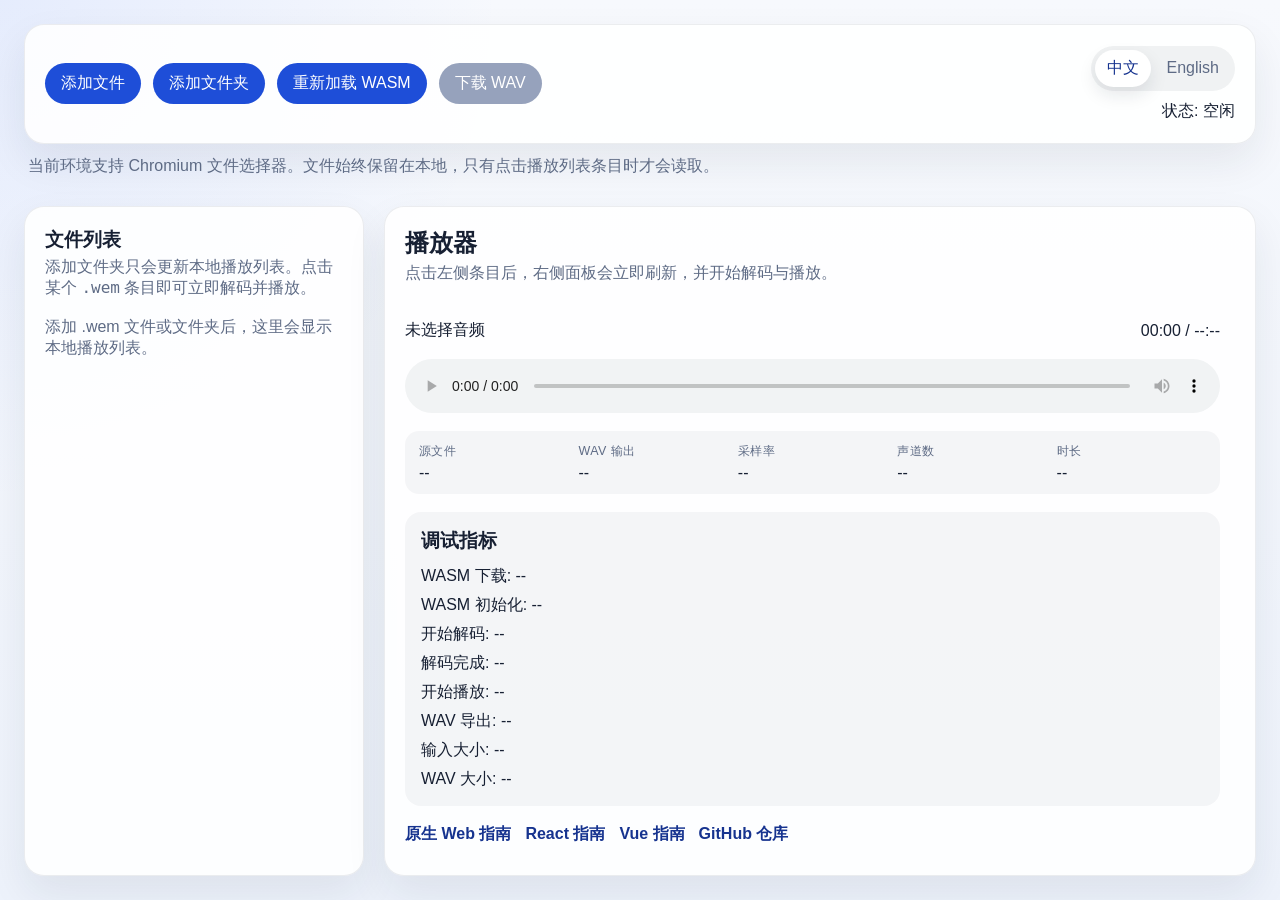
<file: web/pages/index.html>
<!DOCTYPE html>
<html lang="zh-CN">
<head>
  <meta charset="utf-8">
  <meta name="viewport" content="width=device-width, initial-scale=1">
  <title>vgmstream wasm-min 演示站</title>
  <link rel="stylesheet" href="./assets/app.css">
</head>
<body>
  <main class="app-shell">
    <header class="toolbar">
      <div class="toolbar__group">
        <button type="button" data-role="open-file" data-locale-key="toolbar.openFile">添加文件</button>
        <button type="button" data-role="open-folder" data-locale-key="toolbar.openFolder">添加文件夹</button>
        <button type="button" data-role="reload-wasm" data-locale-key="toolbar.reloadWasm">重新加载 WASM</button>
        <button type="button" data-role="download-wav" data-locale-key="toolbar.downloadWav" disabled>下载 WAV</button>
      </div>
      <div class="toolbar__meta">
        <div class="locale-switcher" data-role="locale-switcher" aria-label="语言切换 / Language switcher">
          <button class="locale-switcher__button" type="button" data-locale="zh-CN" aria-pressed="true">中文</button>
          <button class="locale-switcher__button" type="button" data-locale="en" aria-pressed="false">English</button>
        </div>
        <div class="toolbar__status" data-role="runtime-status">状态：空闲</div>
      </div>
    </header>

    <p class="picker-hint" data-role="picker-hint"></p>

    <input type="file" accept=".wem" data-role="single-file-input" hidden>
    <input type="file" accept=".wem" data-role="folder-input" webkitdirectory multiple hidden>

    <section class="workspace">
      <aside class="track-pane">
        <div class="pane-heading">
          <h1 data-locale-key="track.heading">文件列表</h1>
          <p data-locale-key="track.description" data-locale-html="true">添加文件夹只会更新本地播放列表。点击某个 <code>.wem</code> 条目即可立即解码并播放。</p>
        </div>
        <div class="track-list" data-role="track-list"></div>
      </aside>

      <section class="player-pane">
        <div class="pane-heading">
          <h2 data-locale-key="player.heading">播放器</h2>
          <p data-locale-key="player.description" data-locale-html="true">点击左侧条目后，右侧面板会立即刷新，并开始解码与播放。</p>
        </div>

        <div class="player-header">
          <p class="player-pane__current" data-role="current-track-label">未选择音频</p>
          <p class="player-pane__time" data-role="playback-time">00:00 / --:--</p>
        </div>

        <audio controls preload="none" data-role="audio-player"></audio>

        <div class="player-meta" role="group" aria-label="文件详情 / File details">
          <p><span class="meta-label" data-locale-key="meta.file">源文件</span><span data-role="detail-file-size">--</span></p>
          <p><span class="meta-label" data-locale-key="meta.wav">WAV 输出</span><span data-role="detail-wav-size">--</span></p>
          <p><span class="meta-label" data-locale-key="meta.rate">采样率</span><span data-role="detail-sample-rate">--</span></p>
          <p><span class="meta-label" data-locale-key="meta.channels">声道数</span><span data-role="detail-channels">--</span></p>
          <p><span class="meta-label" data-locale-key="meta.duration">时长</span><span data-role="detail-duration">--</span></p>
        </div>

        <div class="metrics-panel">
          <h3 data-locale-key="metrics.heading">调试指标</h3>
          <ul>
            <li><span data-locale-key="metrics.wasmFetch">WASM 下载</span>: <span data-metric="wasmFetchMs">--</span></li>
            <li><span data-locale-key="metrics.wasmInit">WASM 初始化</span>: <span data-metric="wasmInstantiateMs">--</span></li>
            <li><span data-locale-key="metrics.decodeStart">开始解码</span>: <span data-metric="userActionToDecodeStartMs">--</span></li>
            <li><span data-locale-key="metrics.decodeDone">解码完成</span>: <span data-metric="decodeMs">--</span></li>
            <li><span data-locale-key="metrics.playbackStart">开始播放</span>: <span data-metric="userActionToPlaybackStartMs">--</span></li>
            <li><span data-locale-key="metrics.wavExport">WAV 导出</span>: <span data-metric="wavExportMs">--</span></li>
            <li><span data-locale-key="metrics.inputBytes">输入大小</span>: <span data-metric="fileSizeBytes">--</span></li>
            <li><span data-locale-key="metrics.wavBytes">WAV 大小</span>: <span data-metric="wavSizeBytes">--</span></li>
          </ul>
        </div>

        <nav class="doc-links">
          <a href="./docs/web.html" data-locale-key="docs.web">原生 Web 指南</a>
          <a href="./docs/react.html" data-locale-key="docs.react">React 指南</a>
          <a href="./docs/vue.html" data-locale-key="docs.vue">Vue 指南</a>
          <a href="https://github.com/Virace2022/vgmstream" target="_blank" rel="noreferrer" data-locale-key="docs.github">GitHub 仓库</a>
        </nav>
      </section>
    </section>
  </main>

  <script type="module" src="./assets/app.mjs"></script>
</body>
</html>
</file>
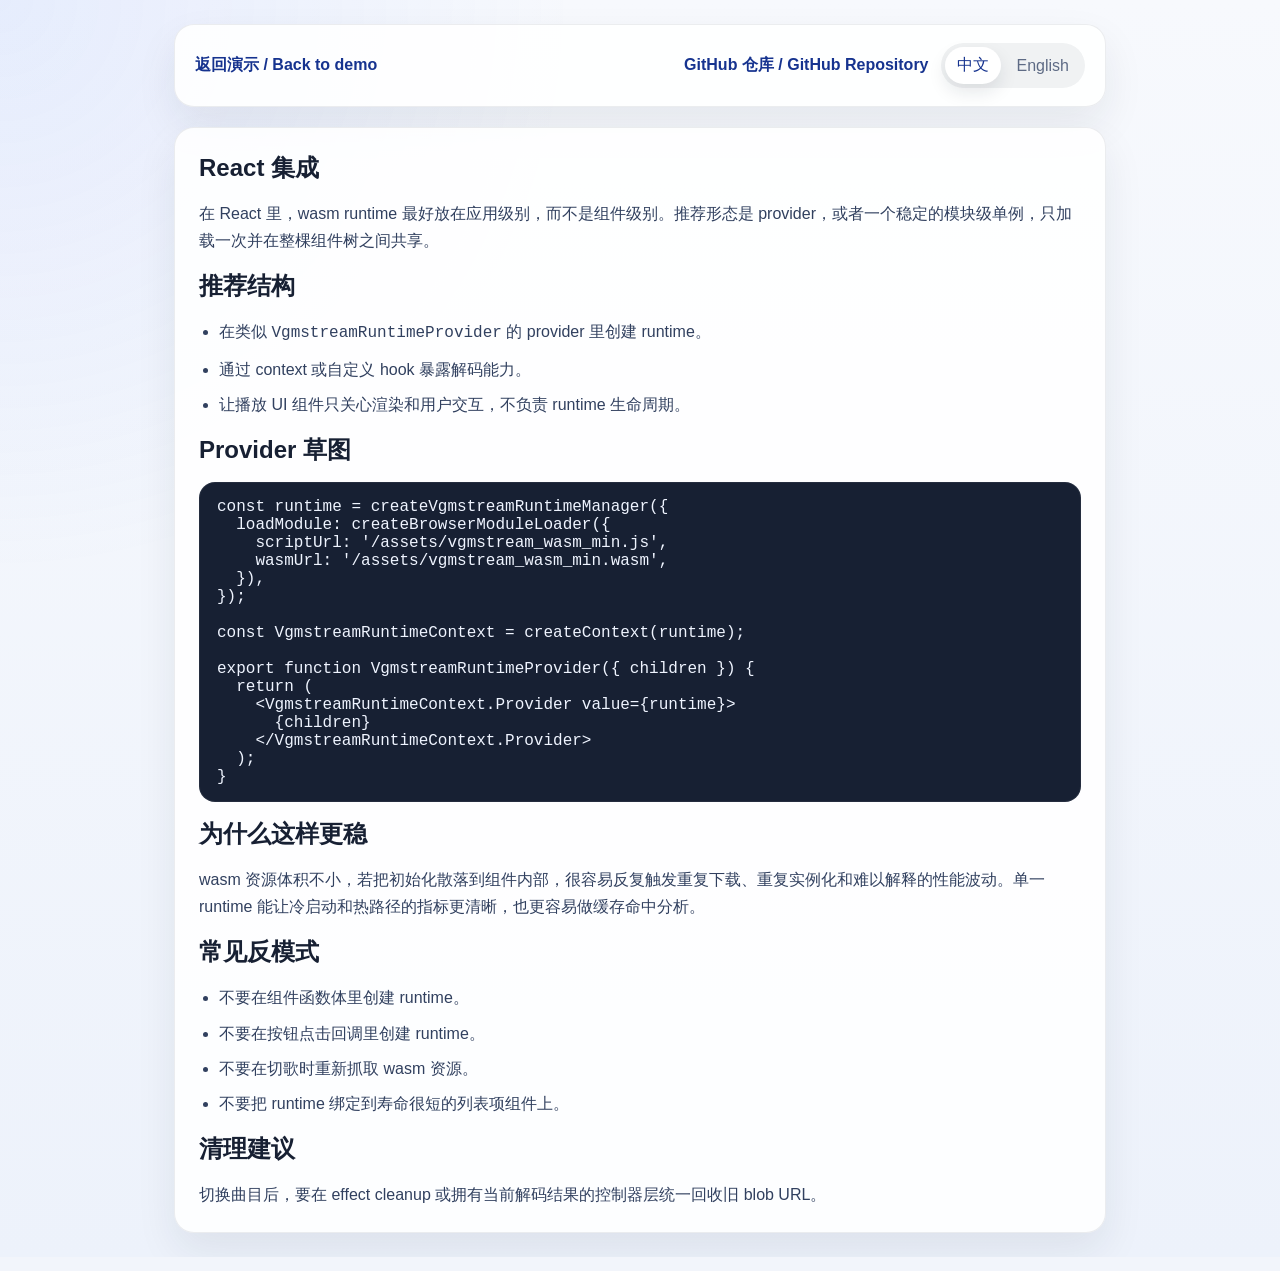
<file: web/pages/docs/react.html>
<!DOCTYPE html>
<html lang="zh-CN">
<head>
  <meta charset="utf-8">
  <meta name="viewport" content="width=device-width, initial-scale=1">
  <title>vgmstream wasm-min React 指南</title>
  <link rel="stylesheet" href="../assets/app.css">
</head>
<body data-page-type="docs">
  <main class="docs-shell">
    <header class="docs-header">
      <a class="docs-back" href="../index.html">返回演示 / Back to demo</a>
      <div class="docs-header__actions">
        <a class="docs-repo" href="https://github.com/Virace2022/vgmstream" target="_blank" rel="noreferrer">GitHub 仓库 / GitHub Repository</a>
        <div class="locale-switcher" data-role="locale-switcher" aria-label="语言切换 / Language switcher">
          <button class="locale-switcher__button" type="button" data-locale="zh-CN" aria-pressed="true">中文</button>
          <button class="locale-switcher__button" type="button" data-locale="en" aria-pressed="false">English</button>
        </div>
      </div>
    </header>

    <article class="docs-panel" data-locale-panel="zh-CN">
      <h1>React 集成</h1>
      <p>在 React 里，wasm runtime 最好放在应用级别，而不是组件级别。推荐形态是 provider，或者一个稳定的模块级单例，只加载一次并在整棵组件树之间共享。</p>

      <h2>推荐结构</h2>
      <ul>
        <li>在类似 <code>VgmstreamRuntimeProvider</code> 的 provider 里创建 runtime。</li>
        <li>通过 context 或自定义 hook 暴露解码能力。</li>
        <li>让播放 UI 组件只关心渲染和用户交互，不负责 runtime 生命周期。</li>
      </ul>

      <h2>Provider 草图</h2>
      <pre><code>const runtime = createVgmstreamRuntimeManager({
  loadModule: createBrowserModuleLoader({
    scriptUrl: '/assets/vgmstream_wasm_min.js',
    wasmUrl: '/assets/vgmstream_wasm_min.wasm',
  }),
});

const VgmstreamRuntimeContext = createContext(runtime);

export function VgmstreamRuntimeProvider({ children }) {
  return (
    &lt;VgmstreamRuntimeContext.Provider value={runtime}&gt;
      {children}
    &lt;/VgmstreamRuntimeContext.Provider&gt;
  );
}</code></pre>

      <h2>为什么这样更稳</h2>
      <p>wasm 资源体积不小，若把初始化散落到组件内部，很容易反复触发重复下载、重复实例化和难以解释的性能波动。单一 runtime 能让冷启动和热路径的指标更清晰，也更容易做缓存命中分析。</p>

      <h2>常见反模式</h2>
      <ul>
        <li>不要在组件函数体里创建 runtime。</li>
        <li>不要在按钮点击回调里创建 runtime。</li>
        <li>不要在切歌时重新抓取 wasm 资源。</li>
        <li>不要把 runtime 绑定到寿命很短的列表项组件上。</li>
      </ul>

      <h2>清理建议</h2>
      <p>切换曲目后，要在 effect cleanup 或拥有当前解码结果的控制器层统一回收旧 blob URL。</p>
    </article>

    <article class="docs-panel" data-locale-panel="en" hidden>
      <h1>React Integration</h1>
      <p>In React, the wasm runtime should live at app scope. The recommended shape is a provider or a stable module-level singleton that loads once and is shared by the rest of the tree.</p>

      <h2>Recommended structure</h2>
      <ul>
        <li>Create the runtime in a provider such as <code>VgmstreamRuntimeProvider</code>.</li>
        <li>Expose decode helpers through context or a custom hook.</li>
        <li>Keep playback UI components focused on rendering and user events.</li>
      </ul>

      <h2>Provider sketch</h2>
      <pre><code>const runtime = createVgmstreamRuntimeManager({
  loadModule: createBrowserModuleLoader({
    scriptUrl: '/assets/vgmstream_wasm_min.js',
    wasmUrl: '/assets/vgmstream_wasm_min.wasm',
  }),
});

const VgmstreamRuntimeContext = createContext(runtime);

export function VgmstreamRuntimeProvider({ children }) {
  return (
    &lt;VgmstreamRuntimeContext.Provider value={runtime}&gt;
      {children}
    &lt;/VgmstreamRuntimeContext.Provider&gt;
  );
}</code></pre>

      <h2>Why this matters</h2>
      <p>The wasm bundle is large enough that per-component initialization is wasteful. A single runtime means one fetch path, one initialization path, and consistent cache-hit behavior across route changes and repeated playback actions.</p>

      <h2>Avoid these anti-patterns</h2>
      <ul>
        <li>Do not create the runtime inside a component body.</li>
        <li>Do not create the runtime inside a button click callback.</li>
        <li>Do not refetch the wasm file every time the selected track changes.</li>
        <li>Do not tie runtime lifetime to short-lived list item components.</li>
      </ul>

      <h2>Cleanup</h2>
      <p>When a track changes, revoke the old blob URL in effect cleanup or in the player controller that owns the current decoded result.</p>
    </article>
  </main>

  <script type="module">
    import { createLocaleController, syncLocalePanels } from '../assets/i18n.mjs';

    const titles = {
      'zh-CN': 'vgmstream wasm-min React 指南',
      en: 'vgmstream wasm-min React guide',
    };

    createLocaleController({
      onChange(locale) {
        document.title = titles[locale] ?? titles['zh-CN'];
        syncLocalePanels(locale);
      },
    });
  </script>
</body>
</html>
</file>
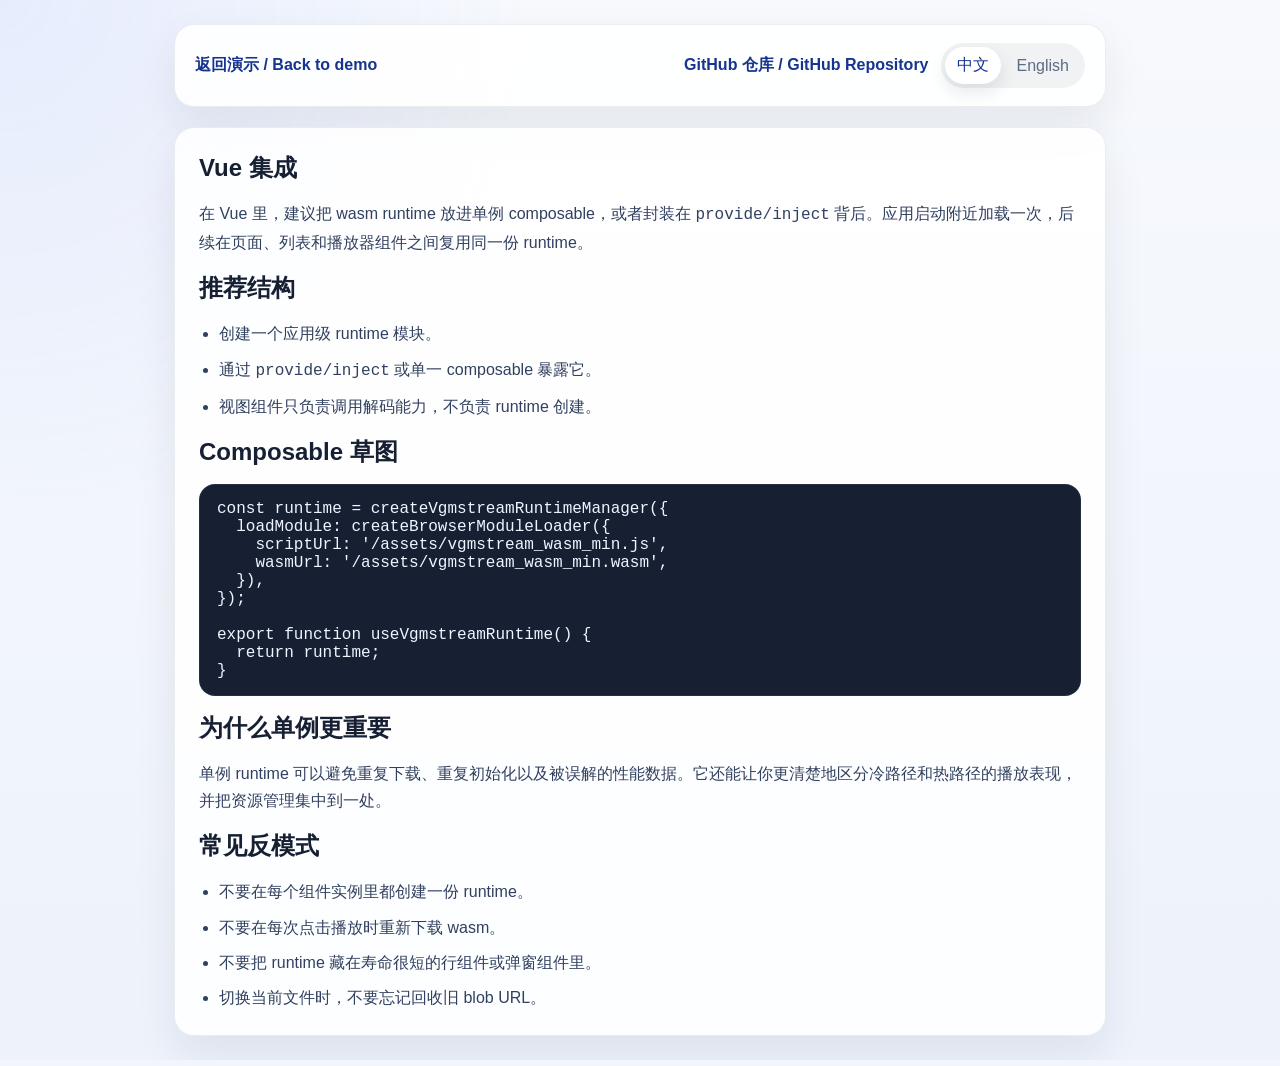
<file: web/pages/docs/vue.html>
<!DOCTYPE html>
<html lang="zh-CN">
<head>
  <meta charset="utf-8">
  <meta name="viewport" content="width=device-width, initial-scale=1">
  <title>vgmstream wasm-min Vue 指南</title>
  <link rel="stylesheet" href="../assets/app.css">
</head>
<body data-page-type="docs">
  <main class="docs-shell">
    <header class="docs-header">
      <a class="docs-back" href="../index.html">返回演示 / Back to demo</a>
      <div class="docs-header__actions">
        <a class="docs-repo" href="https://github.com/Virace2022/vgmstream" target="_blank" rel="noreferrer">GitHub 仓库 / GitHub Repository</a>
        <div class="locale-switcher" data-role="locale-switcher" aria-label="语言切换 / Language switcher">
          <button class="locale-switcher__button" type="button" data-locale="zh-CN" aria-pressed="true">中文</button>
          <button class="locale-switcher__button" type="button" data-locale="en" aria-pressed="false">English</button>
        </div>
      </div>
    </header>

    <article class="docs-panel" data-locale-panel="zh-CN">
      <h1>Vue 集成</h1>
      <p>在 Vue 里，建议把 wasm runtime 放进单例 composable，或者封装在 <code>provide/inject</code> 背后。应用启动附近加载一次，后续在页面、列表和播放器组件之间复用同一份 runtime。</p>

      <h2>推荐结构</h2>
      <ul>
        <li>创建一个应用级 runtime 模块。</li>
        <li>通过 <code>provide/inject</code> 或单一 composable 暴露它。</li>
        <li>视图组件只负责调用解码能力，不负责 runtime 创建。</li>
      </ul>

      <h2>Composable 草图</h2>
      <pre><code>const runtime = createVgmstreamRuntimeManager({
  loadModule: createBrowserModuleLoader({
    scriptUrl: '/assets/vgmstream_wasm_min.js',
    wasmUrl: '/assets/vgmstream_wasm_min.wasm',
  }),
});

export function useVgmstreamRuntime() {
  return runtime;
}</code></pre>

      <h2>为什么单例更重要</h2>
      <p>单例 runtime 可以避免重复下载、重复初始化以及被误解的性能数据。它还能让你更清楚地区分冷路径和热路径的播放表现，并把资源管理集中到一处。</p>

      <h2>常见反模式</h2>
      <ul>
        <li>不要在每个组件实例里都创建一份 runtime。</li>
        <li>不要在每次点击播放时重新下载 wasm。</li>
        <li>不要把 runtime 藏在寿命很短的行组件或弹窗组件里。</li>
        <li>切换当前文件时，不要忘记回收旧 blob URL。</li>
      </ul>
    </article>

    <article class="docs-panel" data-locale-panel="en" hidden>
      <h1>Vue Integration</h1>
      <p>In Vue, keep the wasm runtime in a singleton composable or behind <code>provide/inject</code>. Load once near app startup and reuse that same runtime across pages, lists, and player widgets.</p>

      <h2>Recommended structure</h2>
      <ul>
        <li>Create one app-level runtime module.</li>
        <li>Expose it through <code>provide/inject</code> or a single composable.</li>
        <li>Let view components call decode helpers without owning runtime creation.</li>
      </ul>

      <h2>Composable sketch</h2>
      <pre><code>const runtime = createVgmstreamRuntimeManager({
  loadModule: createBrowserModuleLoader({
    scriptUrl: '/assets/vgmstream_wasm_min.js',
    wasmUrl: '/assets/vgmstream_wasm_min.wasm',
  }),
});

export function useVgmstreamRuntime() {
  return runtime;
}</code></pre>

      <h2>Why singleton matters</h2>
      <p>A singleton runtime avoids duplicate fetches, duplicate initialization work, and misleading performance data. It also makes it easier to reason about cold-path versus warm-path playback behavior.</p>

      <h2>Avoid these anti-patterns</h2>
      <ul>
        <li>Do not create a new runtime inside every component instance.</li>
        <li>Do not fetch the wasm script every time the user clicks play.</li>
        <li>Do not hide the runtime in short-lived row components or modal dialogs.</li>
        <li>Do not forget to revoke old blob URLs when the current decoded file changes.</li>
      </ul>
    </article>
  </main>

  <script type="module">
    import { createLocaleController, syncLocalePanels } from '../assets/i18n.mjs';

    const titles = {
      'zh-CN': 'vgmstream wasm-min Vue 指南',
      en: 'vgmstream wasm-min Vue guide',
    };

    createLocaleController({
      onChange(locale) {
        document.title = titles[locale] ?? titles['zh-CN'];
        syncLocalePanels(locale);
      },
    });
  </script>
</body>
</html>
</file>
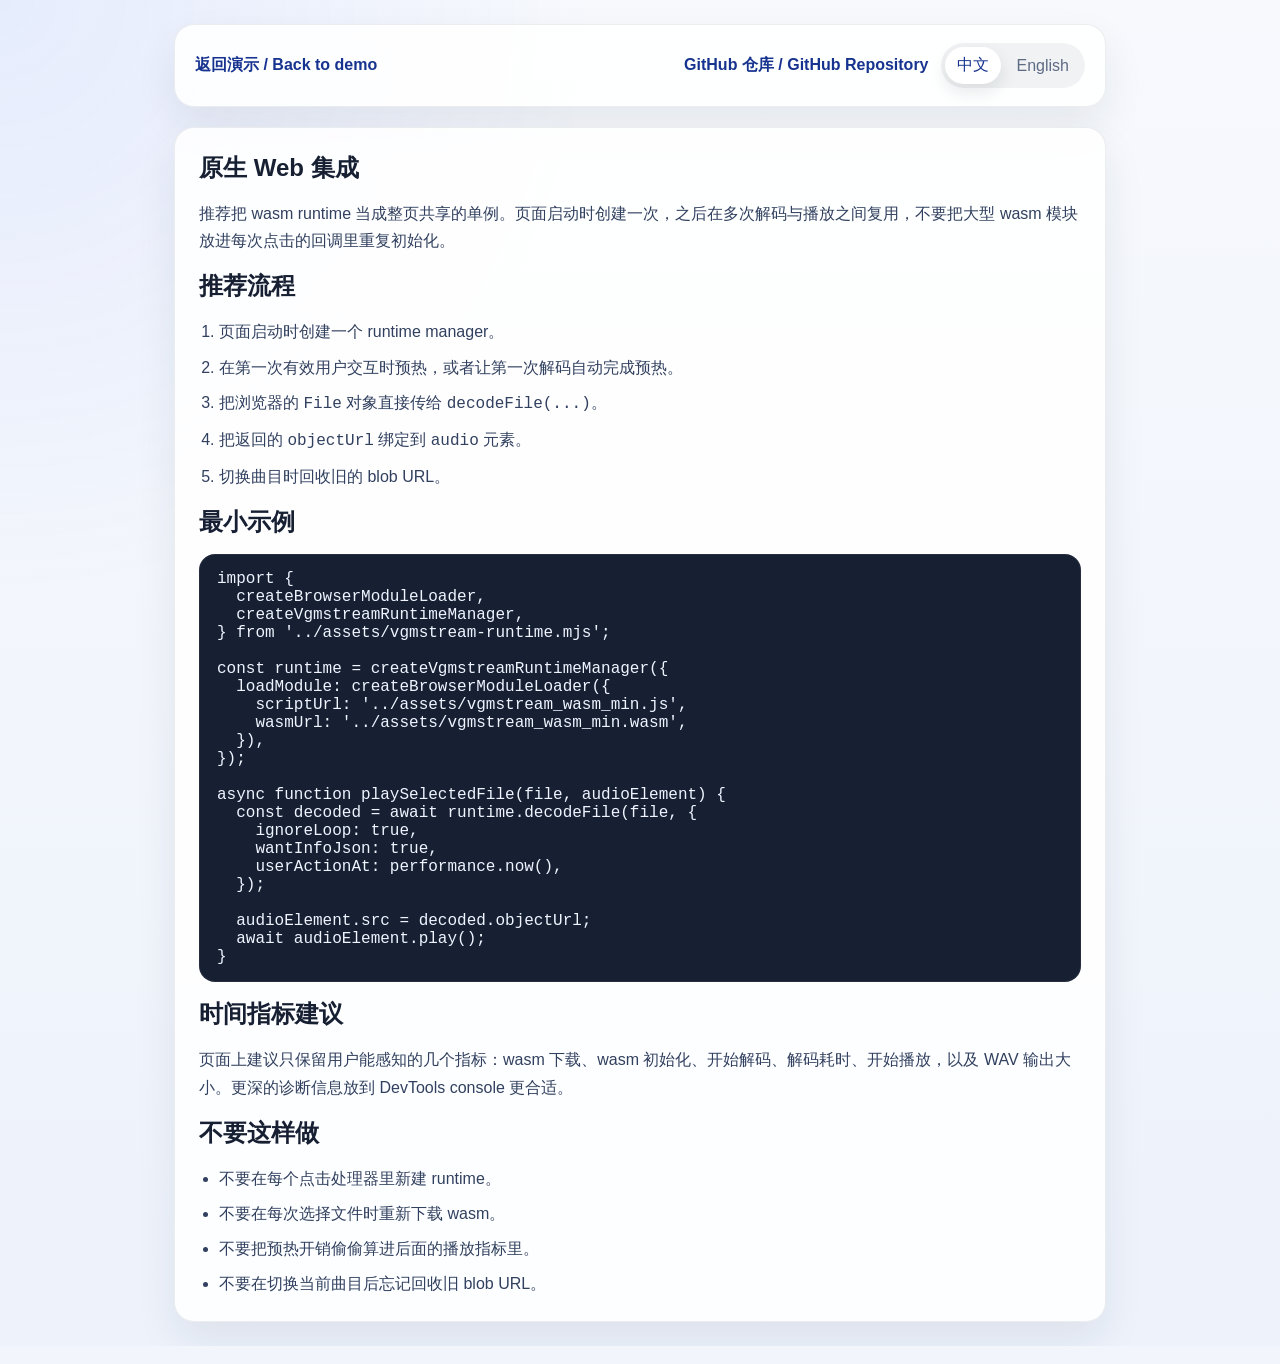
<file: web/pages/docs/web.html>
<!DOCTYPE html>
<html lang="zh-CN">
<head>
  <meta charset="utf-8">
  <meta name="viewport" content="width=device-width, initial-scale=1">
  <title>vgmstream wasm-min 原生 Web 指南</title>
  <link rel="stylesheet" href="../assets/app.css">
</head>
<body data-page-type="docs">
  <main class="docs-shell">
    <header class="docs-header">
      <a class="docs-back" href="../index.html">返回演示 / Back to demo</a>
      <div class="docs-header__actions">
        <a class="docs-repo" href="https://github.com/Virace2022/vgmstream" target="_blank" rel="noreferrer">GitHub 仓库 / GitHub Repository</a>
        <div class="locale-switcher" data-role="locale-switcher" aria-label="语言切换 / Language switcher">
          <button class="locale-switcher__button" type="button" data-locale="zh-CN" aria-pressed="true">中文</button>
          <button class="locale-switcher__button" type="button" data-locale="en" aria-pressed="false">English</button>
        </div>
      </div>
    </header>

    <article class="docs-panel" data-locale-panel="zh-CN">
      <h1>原生 Web 集成</h1>
      <p>推荐把 wasm runtime 当成整页共享的单例。页面启动时创建一次，之后在多次解码与播放之间复用，不要把大型 wasm 模块放进每次点击的回调里重复初始化。</p>

      <h2>推荐流程</h2>
      <ol>
        <li>页面启动时创建一个 runtime manager。</li>
        <li>在第一次有效用户交互时预热，或者让第一次解码自动完成预热。</li>
        <li>把浏览器的 <code>File</code> 对象直接传给 <code>decodeFile(...)</code>。</li>
        <li>把返回的 <code>objectUrl</code> 绑定到 <code>audio</code> 元素。</li>
        <li>切换曲目时回收旧的 blob URL。</li>
      </ol>

      <h2>最小示例</h2>
      <pre><code>import {
  createBrowserModuleLoader,
  createVgmstreamRuntimeManager,
} from '../assets/vgmstream-runtime.mjs';

const runtime = createVgmstreamRuntimeManager({
  loadModule: createBrowserModuleLoader({
    scriptUrl: '../assets/vgmstream_wasm_min.js',
    wasmUrl: '../assets/vgmstream_wasm_min.wasm',
  }),
});

async function playSelectedFile(file, audioElement) {
  const decoded = await runtime.decodeFile(file, {
    ignoreLoop: true,
    wantInfoJson: true,
    userActionAt: performance.now(),
  });

  audioElement.src = decoded.objectUrl;
  await audioElement.play();
}</code></pre>

      <h2>时间指标建议</h2>
      <p>页面上建议只保留用户能感知的几个指标：wasm 下载、wasm 初始化、开始解码、解码耗时、开始播放，以及 WAV 输出大小。更深的诊断信息放到 DevTools console 更合适。</p>

      <h2>不要这样做</h2>
      <ul>
        <li>不要在每个点击处理器里新建 runtime。</li>
        <li>不要在每次选择文件时重新下载 wasm。</li>
        <li>不要把预热开销偷偷算进后面的播放指标里。</li>
        <li>不要在切换当前曲目后忘记回收旧 blob URL。</li>
      </ul>
    </article>

    <article class="docs-panel" data-locale-panel="en" hidden>
      <h1>Plain Web Integration</h1>
      <p>Use a single runtime manager for the whole page. Load once, reuse often, and keep the large wasm module out of per-click handlers.</p>

      <h2>Recommended flow</h2>
      <ol>
        <li>Create one runtime manager when the page boots.</li>
        <li>Warm it on the first meaningful user interaction or let the first decode call warm it automatically.</li>
        <li>Pass a <code>File</code> object into <code>decodeFile(...)</code>.</li>
        <li>Bind the returned <code>objectUrl</code> to an <code>audio</code> element.</li>
        <li>Revoke old object URLs when switching tracks.</li>
      </ol>

      <h2>Minimal example</h2>
      <pre><code>import {
  createBrowserModuleLoader,
  createVgmstreamRuntimeManager,
} from '../assets/vgmstream-runtime.mjs';

const runtime = createVgmstreamRuntimeManager({
  loadModule: createBrowserModuleLoader({
    scriptUrl: '../assets/vgmstream_wasm_min.js',
    wasmUrl: '../assets/vgmstream_wasm_min.wasm',
  }),
});

async function playSelectedFile(file, audioElement) {
  const decoded = await runtime.decodeFile(file, {
    ignoreLoop: true,
    wantInfoJson: true,
    userActionAt: performance.now(),
  });

  audioElement.src = decoded.objectUrl;
  await audioElement.play();
}</code></pre>

      <h2>Timing guidance</h2>
      <p>Keep page-visible metrics concise: wasm fetch, wasm init, decode start, decode duration, playback start, and WAV output size. Put deeper diagnostics in DevTools console rather than in the page body.</p>

      <h2>Do not do this</h2>
      <ul>
        <li>Do not create a new runtime inside every click handler.</li>
        <li>Do not fetch the wasm script again for every selected file.</li>
        <li>Do not hide warmup cost inside a later playback metric.</li>
        <li>Do not forget to revoke old blob URLs when replacing the current track.</li>
      </ul>
    </article>
  </main>

  <script type="module">
    import { createLocaleController, syncLocalePanels } from '../assets/i18n.mjs';

    const titles = {
      'zh-CN': 'vgmstream wasm-min 原生 Web 指南',
      en: 'vgmstream wasm-min plain web guide',
    };

    createLocaleController({
      onChange(locale) {
        document.title = titles[locale] ?? titles['zh-CN'];
        syncLocalePanels(locale);
      },
    });
  </script>
</body>
</html>
</file>
<file: web/pages/assets/app.css>
:root {
  color-scheme: light;
  font-family: "Segoe UI", "Noto Sans", sans-serif;
  background: #f2f5fb;
  color: #172033;
}

* {
  box-sizing: border-box;
}

body {
  margin: 0;
  height: 100vh;
  overflow: hidden;
  background:
    radial-gradient(circle at top left, rgba(74, 123, 255, 0.10), transparent 32%),
    linear-gradient(180deg, #f7f9fd 0%, #edf2fb 100%);
}

code {
  font-family: "Cascadia Code", "SFMono-Regular", monospace;
}

.app-shell {
  display: grid;
  gap: 20px;
  padding: 24px;
  height: 100vh;
  overflow: hidden;
}

.picker-hint {
  margin: -8px 4px 0;
  color: #5e6b85;
}

.toolbar,
.track-pane,
.player-pane {
  background: rgba(255, 255, 255, 0.88);
  border: 1px solid rgba(23, 32, 51, 0.08);
  border-radius: 20px;
  box-shadow: 0 18px 40px rgba(23, 32, 51, 0.08);
}

.toolbar {
  display: flex;
  justify-content: space-between;
  align-items: center;
  gap: 16px;
  padding: 16px 20px;
}

.toolbar__group {
  display: flex;
  flex-wrap: wrap;
  gap: 12px;
}

.toolbar__meta {
  display: grid;
  gap: 10px;
  justify-items: end;
}

.toolbar__group > button,
.track-list__item {
  border: none;
  border-radius: 999px;
  background: #1e4ed8;
  color: #fff;
  cursor: pointer;
  font: inherit;
  padding: 10px 16px;
}

.toolbar__group > button[disabled] {
  background: #96a2bc;
  cursor: not-allowed;
}

.locale-switcher {
  display: inline-flex;
  gap: 4px;
  padding: 4px;
  border-radius: 999px;
  background: rgba(23, 32, 51, 0.06);
}

.locale-switcher__button {
  border: none;
  border-radius: 999px;
  background: transparent;
  color: #5e6b85;
  cursor: pointer;
  font: inherit;
  padding: 8px 12px;
  transition: background-color 120ms ease, color 120ms ease, box-shadow 120ms ease;
}

.locale-switcher__button.is-active,
.locale-switcher__button[aria-pressed="true"] {
  background: #fff;
  color: #16338f;
  box-shadow: 0 8px 18px rgba(23, 32, 51, 0.10);
}

.workspace {
  display: grid;
  gap: 20px;
  grid-template-columns: minmax(280px, 340px) 1fr;
  min-height: 0;
  align-items: stretch;
}

.track-pane,
.player-pane {
  padding: 20px;
  min-height: 0;
  min-width: 0;
}

.track-pane {
  display: flex;
  flex-direction: column;
  overflow: hidden;
}

.pane-heading {
  display: grid;
  gap: 4px;
  margin-bottom: 18px;
}

.pane-heading h1,
.pane-heading h2,
.pane-heading p {
  margin: 0;
}

.pane-heading p {
  color: #5e6b85;
}

.track-list {
  display: flex;
  flex-direction: column;
  gap: 12px;
  overflow-y: auto;
  min-height: 0;
  flex: 1 1 auto;
  padding-right: 6px;
}

.track-list__item {
  flex: 0 0 auto;
  justify-content: flex-start;
  text-align: left;
}

.track-list__item.is-selected {
  background: #16338f;
}

.track-list__item.is-current {
  box-shadow: inset 0 0 0 2px rgba(255, 255, 255, 0.68);
}

.track-list__empty {
  margin: 0;
  color: #5e6b85;
}

.player-pane {
  display: grid;
  gap: 18px;
  align-content: start;
  overflow-x: hidden;
  overflow-y: auto;
  scrollbar-gutter: stable;
}

.player-header {
  display: flex;
  justify-content: space-between;
  align-items: center;
  gap: 16px;
}

.player-pane__current,
.player-pane__time {
  margin: 0;
}

.player-pane audio {
  width: 100%;
}

.player-meta,
.metrics-panel ul {
  display: grid;
  gap: 8px;
  padding: 0;
  margin: 0;
  list-style: none;
}

.player-meta p,
.metrics-panel li {
  margin: 0;
}

.player-meta {
  grid-template-columns: repeat(5, minmax(0, 1fr));
  gap: 10px;
  padding: 12px 14px;
  border-radius: 14px;
  background: rgba(23, 32, 51, 0.04);
}

.player-meta p {
  display: grid;
  gap: 4px;
}

.meta-label {
  color: #5e6b85;
  font-size: 0.78rem;
  text-transform: uppercase;
  letter-spacing: 0.04em;
}

.metrics-panel {
  padding: 16px;
  border-radius: 16px;
  background: rgba(23, 32, 51, 0.04);
}

.metrics-panel h3 {
  margin: 0 0 12px 0;
}

.doc-links {
  display: flex;
  flex-wrap: wrap;
  gap: 14px;
}

.doc-links a {
  color: #16338f;
  text-decoration: none;
  font-weight: 600;
}

body[data-page-type="docs"] {
  height: auto;
  min-height: 100vh;
  overflow: auto;
}

.docs-shell {
  max-width: 980px;
  margin: 0 auto;
  display: grid;
  gap: 20px;
  padding: 24px;
  min-height: 100vh;
}

.docs-header,
.docs-panel {
  background: rgba(255, 255, 255, 0.88);
  border: 1px solid rgba(23, 32, 51, 0.08);
  border-radius: 20px;
  box-shadow: 0 18px 40px rgba(23, 32, 51, 0.08);
}

.docs-header {
  display: flex;
  justify-content: space-between;
  align-items: center;
  gap: 16px;
  padding: 18px 20px;
}

.docs-header__actions {
  display: flex;
  align-items: center;
  gap: 12px;
  flex-wrap: wrap;
  justify-content: flex-end;
}

.docs-back {
  color: #16338f;
  text-decoration: none;
  font-weight: 700;
}

.docs-repo {
  color: #16338f;
  text-decoration: none;
  font-weight: 600;
}

.docs-panel {
  display: grid;
  gap: 16px;
  padding: 24px;
}

.docs-panel[hidden] {
  display: none;
}

.docs-panel h1,
.docs-panel h2,
.docs-panel p {
  margin: 0;
}

.docs-panel p,
.docs-panel li {
  color: #31405f;
  line-height: 1.7;
}

.docs-panel ul,
.docs-panel ol {
  display: grid;
  gap: 8px;
  margin: 0;
  padding-left: 20px;
}

.docs-panel pre {
  margin: 0;
  overflow-x: auto;
  padding: 16px 18px;
  border-radius: 16px;
  background: #172033;
  color: #eff4ff;
  box-shadow: inset 0 0 0 1px rgba(255, 255, 255, 0.06);
}

.docs-panel code {
  font-family: "Cascadia Code", "SFMono-Regular", monospace;
}

.docs-panel a {
  color: #16338f;
}

@media (max-width: 900px) {
  body {
    height: auto;
    min-height: 100vh;
    overflow: auto;
  }

  .app-shell {
    height: auto;
    min-height: 100vh;
    overflow: visible;
  }

  .workspace {
    grid-template-columns: 1fr;
  }

  .track-list {
    max-height: 240px;
    flex: none;
  }

  .player-meta {
    grid-template-columns: repeat(2, minmax(0, 1fr));
  }

  .player-header {
    align-items: flex-start;
    flex-direction: column;
  }

  .toolbar {
    align-items: stretch;
    flex-direction: column;
  }

  .toolbar__meta {
    justify-items: start;
  }

  .docs-header {
    align-items: flex-start;
    flex-direction: column;
  }

  .docs-header__actions {
    justify-content: flex-start;
  }
}
</file>
